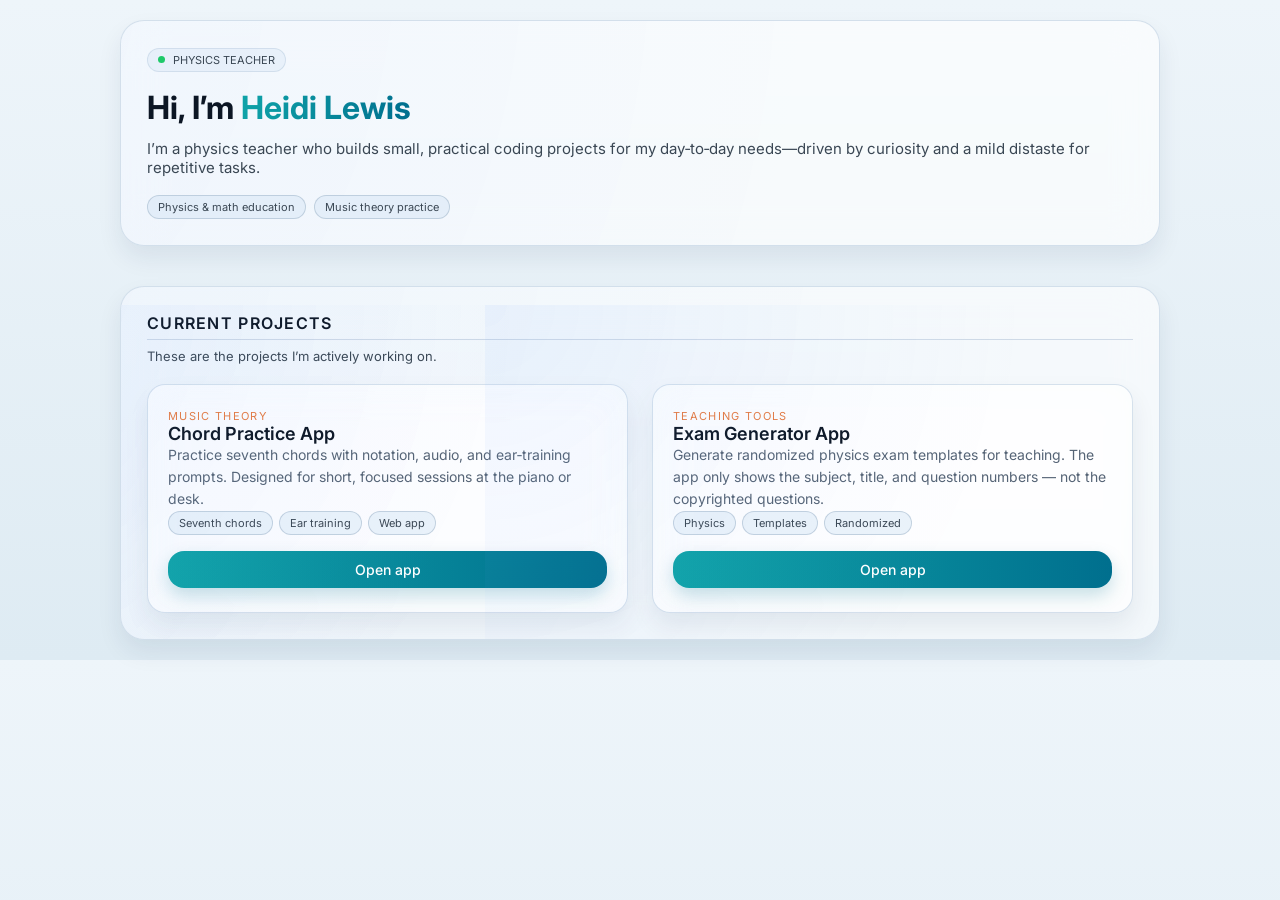
<file: index.html>
<!DOCTYPE html>
<html lang="en">
<head>
  <meta charset="UTF-8" />
  <title>Heidi Lewis – Projects</title>
  <meta name="viewport" content="width=device-width, initial-scale=1">

  <!-- Google Font -->
  <link 
    href="https://fonts.googleapis.com/css2?family=Inter:wght@300;400;500;600;700&display=swap" 
    rel="stylesheet"
  />

  <!-- External CSS -->
  <link rel="stylesheet" href="styles.css" />
</head>

<body>
  <main class="page">

    <!-- INTRO -->
    <section class="intro">
      <div class="intro-inner">

        <div class="pill">
          <span class="pill-dot"></span>
          <span>Physics teacher</span>
        </div>

        <h1 class="name">
          Hi, I’m <span>Heidi Lewis</span>
        </h1>

        <p class="subtitle">
          I’m a physics teacher who builds small, practical coding projects for my 
          day‑to‑day needs—driven by curiosity and a mild distaste for repetitive tasks.
        </p>

        <div class="tags">
          <span class="tag"><span class="tag-dot"></span>Physics & math education</span>
          <span class="tag"><span class="tag-dot"></span>Music theory practice</span>
        </div>

      </div>
    </section>

    <!-- PROJECTS -->
    <section class="projects-panel">
      <div class="projects-inner">

        <div class="projects-title">Current Projects</div>

        <div class="projects-subtitle">
          These are the projects I’m actively working on.
        </div>

        <div class="projects-list">

          <!-- CHORD PRACTICE APP -->
          <article class="project-card">
            <div>
              <div class="project-label">Music Theory</div>
              <h2 class="project-title">Chord Practice App</h2>

              <p class="project-desc">
                Practice seventh chords with notation, audio, and ear‑training prompts.
                Designed for short, focused sessions at the piano or desk.
              </p>

              <div class="project-tags">
                <span class="project-tag-pill">Seventh chords</span>
                <span class="project-tag-pill">Ear training</span>
                <span class="project-tag-pill">Web app</span>
              </div>
            </div>

            <div class="project-actions">
              <a href="https://hmlewis.eu.pythonanywhere.com/chords" class="btn btn-primary" target="_blank">
                Open app
              </a>
            </div>
          </article>

          <!-- EXAM GENERATOR -->
          <article class="project-card">
            <div>
              <div class="project-label">Teaching Tools</div>
              <h2 class="project-title">Exam Generator App</h2>

              <p class="project-desc">
                Generate randomized physics exam templates for teaching. The app only
                shows the subject, title, and question numbers — not the copyrighted questions.
              </p>

              <div class="project-tags">
                <span class="project-tag-pill">Physics</span>
                <span class="project-tag-pill">Templates</span>
                <span class="project-tag-pill">Randomized</span>
              </div>
            </div>

            <div class="project-actions">
              <a href="https://hmlewis.eu.pythonanywhere.com/exam-generator" class="btn btn-primary" target="_blank">
                Open app
              </a>
            </div>
          </article>

        </div>

      </div>
    </section>

  </main>
</body>
</html>
</file>
<file: styles.css>
/* --------------------------------------------------
   ROOT VARIABLES — Unified Chord App Palette
-------------------------------------------------- */
:root {
  /* Primary gradient colors (exact from the app) */
  --brand-teal:        #0fa3a8;   /* left side of gradient */
  --brand-teal-dark:   #006f8e;   /* right side of gradient */

  /* Secondary blue tones */
  --brand-secondary:   #3c76ff;
  --brand-mix:         #0db1f1;

  /* Orange musical accent */
  --accent-chord-orange: #e57a41;

  /* Background gradient */
  --bg-top:      #eef5fa;
  --bg-bottom:   #deebf3;

  /* Frosted surfaces */
  --panel-bg:     rgba(255, 255, 255, 0.62);
  --card-bg:      rgba(255, 255, 255, 0.58);
  --border-light: rgba(180, 200, 220, 0.55);

  /* TEXT — slightly darker for better contrast */
  --text-main:   #0c1624;
  --text-muted:  #3a4754;
  --text-soft:   #566476;

  /* Secondary button (Start game) */
  --btn-secondary-bg:     #dbe8ef;
  --btn-secondary-hover:  #e5f0f6;
  --btn-secondary-border: #b8ccd6;
  --btn-secondary-text:   #1f2d38;

  /* Glow */
  --accent-soft: rgba(120, 170, 255, 0.25);

  /* Radii & shadows */
  --card-radius: 18px;

  /* EXACT chord-app shadow for the primary button */
  --primary-shadow: 0 8px 18px rgba(0, 112, 135, 0.22);
}

* {
  margin: 0;
  padding: 0;
  box-sizing: border-box;
}

a {
  text-decoration: none;
}

body {
  font-family: "Inter", sans-serif;
  background: linear-gradient(180deg, var(--bg-top), var(--bg-bottom));
  color: var(--text-main);
  padding: 20px 14px;
  display: flex;
  justify-content: center;
}

/* --------------------------------------------------
   PAGE STRUCTURE
-------------------------------------------------- */
.page {
  width: 100%;
  max-width: 1040px;
  display: flex;
  flex-direction: column;
  gap: 40px;
}

/* --------------------------------------------------
   PANELS
-------------------------------------------------- */
.intro,
.projects-panel {
  padding: 26px;
  border-radius: 24px;
  background: var(--panel-bg);
  border: 1px solid var(--border-light);
  backdrop-filter: blur(22px);
  -webkit-backdrop-filter: blur(22px);
  position: relative;
  overflow: hidden;
  box-shadow: 0 12px 25px rgba(0, 40, 80, 0.08);
}

.intro::before,
.projects-panel::before,
.project-card::before {
  content: "";
  position: absolute;
  inset: -35%;
  pointer-events: none;
  background: radial-gradient(circle at 0% 0%, var(--accent-soft) 0%, transparent 60%);
  opacity: 0.35;
  z-index: 0;
}

.intro-inner,
.projects-inner {
  position: relative;
  z-index: 1;
}

/* --------------------------------------------------
   INTRO CONTENT
-------------------------------------------------- */
.pill {
  display: inline-flex;
  align-items: center;
  gap: 8px;
  padding: 4px 10px;
  border-radius: 999px;
  background: rgba(200, 220, 240, 0.25);
  border: 1px solid rgba(180, 200, 220, 0.45);
  color: var(--text-muted);
  font-size: 11px;
  text-transform: uppercase;
}

.pill-dot {
  width: 7px;
  height: 7px;
  border-radius: 999px;
  background: #1ec969;
}

.name {
  font-size: 32px;
  font-weight: 700;
  margin: 16px 0 12px;
}

/* ✅ Name uses the Open App gradient */
.name span {
  background: linear-gradient(
    90deg,
    var(--brand-teal) 0%,
    var(--brand-teal-dark) 100%
  );
  /* Use the standard property first for compatibility, then the
     vendor-prefixed version for older WebKit browsers. Also ensure
     the text becomes transparent for the gradient to show. */
  background-clip: text;
  -webkit-background-clip: text;
  -webkit-text-fill-color: transparent;
  color: transparent;
}

.subtitle {
  font-size: 15px;
  color: var(--text-muted);
  margin-bottom: 18px;
}

.tags {
  display: flex;
  flex-wrap: wrap;
  gap: 8px;
}

.tag {
  font-size: 11px;
  padding: 4px 10px;
  border-radius: 999px;
  background: rgba(200, 220, 240, 0.35);
  border: 1px solid rgba(160, 180, 200, 0.55);
  color: var(--text-muted);
}

/* --------------------------------------------------
   PROJECTS
-------------------------------------------------- */
.projects-title {
  font-size: 16px;
  font-weight: 600;
  letter-spacing: 0.08em;
  text-transform: uppercase;
  padding-bottom: 6px;
  margin-bottom: 8px;
  border-bottom: 1px solid rgba(150, 170, 200, 0.4);
  color: var(--text-main);
}

.projects-subtitle {
  font-size: 13px;
  color: var(--text-muted);
  margin-bottom: 20px;
}

/* --------------------------------------------------
   PROJECT CARDS
-------------------------------------------------- */
.projects-list {
  display: flex;
  flex-direction: column;
  gap: 20px;
}

.project-card {
  border-radius: var(--card-radius);
  padding: 24px 20px;
  background: var(--card-bg);
  border: 1px solid var(--border-light);
  backdrop-filter: blur(18px);
  position: relative;
  display: flex;
  flex-direction: column;
  gap: 16px;
  box-shadow: 0 12px 25px rgba(0, 40, 80, 0.08);
}

.project-label {
  font-size: 11px;
  color: var(--accent-chord-orange);
  text-transform: uppercase;
  letter-spacing: 0.12em;
}

.project-title {
  font-size: 18px;
  font-weight: 600;
  color: var(--text-main);
}

.project-desc {
  font-size: 14px;
  line-height: 1.6;
  color: var(--text-soft);
}

.project-tags {
  display: flex;
  flex-wrap: wrap;
  gap: 6px;
}

.project-tag-pill {
  padding: 4px 10px;
  border-radius: 999px;
  background: rgba(200, 220, 240, 0.35);
  border: 1px solid rgba(160, 180, 200, 0.55);
  font-size: 11px;
  color: var(--text-muted);
}

/* --------------------------------------------------
   BUTTONS — EXACT MATCH TO CHORD APP
-------------------------------------------------- */
.project-actions {
  display: flex;
  width: 100%;
  flex-wrap: wrap;
  gap: 8px;
}

.btn {
  border-radius: 16px;
  padding: 10px 18px;
  font-size: 14px;
  font-weight: 500;
  text-align: center;
  cursor: pointer;
  flex: 1 1 auto;
  border: none;
}

/* ✅ PRIMARY BUTTON — exact gradient */
.btn-primary {
  background: linear-gradient(
    90deg,
    var(--brand-teal) 0%,
    var(--brand-teal-dark) 100%
  );
  color: #ffffff;
  box-shadow: var(--primary-shadow);
}

.btn-primary:hover {
  filter: brightness(0.95);
}

/* ✅ SECONDARY BUTTON — exact Start Game */
.btn-secondary {
  background: var(--btn-secondary-bg);
  border: 1px solid var(--btn-secondary-border);
  color: var(--btn-secondary-text);
}

.btn-secondary:hover {
  background: var(--btn-secondary-hover);
}

/* --------------------------------------------------
   DESKTOP
-------------------------------------------------- */
@media (min-width: 900px) {

  .projects-list {
    display: grid;
    grid-template-columns: 1fr 1fr;
    gap: 24px;
  }

  .project-card {
    flex-direction: column;
  }

  .project-actions {
    width: 100%;
  }
}
</file>
